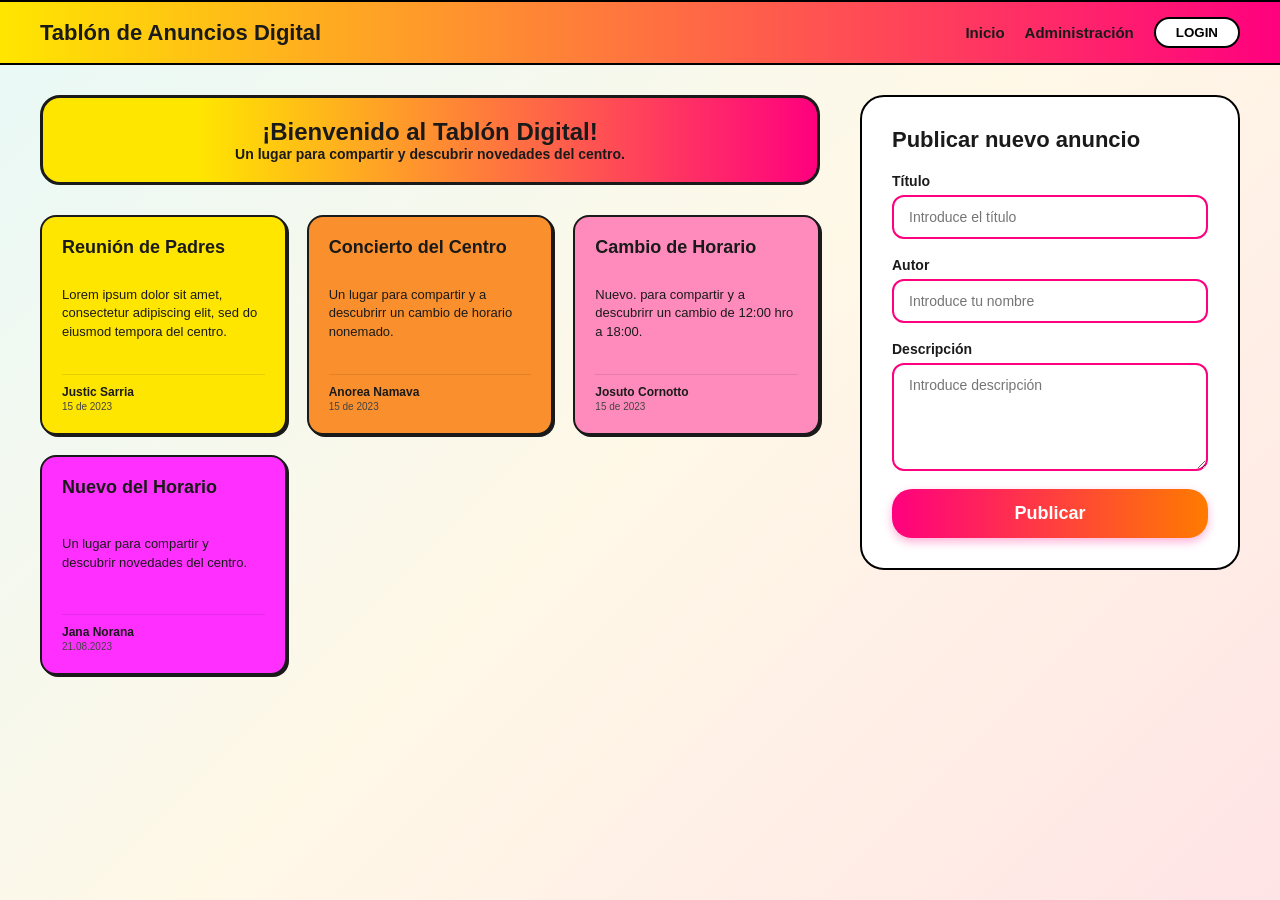
<file: index.html>
<!DOCTYPE html>
<html lang="es">
<head>
  <meta charset="UTF-8">
  <meta name="viewport" content="width=device-width, initial-scale=1.0">
  <title>Tablón de Anuncios Digital - DAW</title>
  <link rel="stylesheet" href="CSS/estilos.css">
</head>
<body>

  <!-- Encabezado superior -->
  <header class="navegacion">
    <h1 class="nav-title">Tablón de Anuncios Digital</h1>
    <nav class="nav-links">
      <a href="#" class="active">Inicio</a>
      <a href="#">Administración</a>
      <button class="btn-login">LOGIN</button>
    </nav>
  </header>

  <!-- Contenedor principal -->
  <div class="main-container">
    <!-- Banner y grid de anuncios -->
    <main class="feed-section">
      
      <!-- Banner bienvenida -->
      <div class="banner_bienvenida">
        <h2>¡Bienvenido al Tablón Digital!</h2>
        <p>Un lugar para compartir y descubrir novedades del centro.</p>
      </div>

      <!-- Feed anuncios -->
      <div class="cards-grid">

        <!-- Tarjeta amarilla -->
        <article class="card card-amarillo">
          <h3 class="card-title">Reunión de Padres</h3>
          <p class="card-body">Lorem ipsum dolor sit amet, consectetur adipiscing elit, sed do eiusmod tempora del centro.</p>
          <div class="card-footer">
            <span class="author-info">Justic Sarria<br><small>15 de 2023</small></span>
          </div>
        </article>

        <!-- Tarjeta naranja -->
        <article class="card card-naranja">
          <h3 class="card-title">Concierto del Centro</h3>
          <p class="card-body">Un lugar para compartir y a descubrirr un cambio de horario nonemado.</p>
          <div class="card-footer">
            <span class="author-info">Anorea Namava<br><small>15 de 2023</small></span>
          </div>
        </article>

        <!-- Tarjeta rosa -->
        <article class="card card-rosa">
          <h3 class="card-title">Cambio de Horario</h3>
          <p class="card-body">Nuevo. para compartir y a descubrirr un cambio de 12:00 hro a 18:00.</p>
          <div class="card-footer">
            <span class="author-info">Josuto Cornotto<br><small>15 de 2023</small></span>
          </div>
        </article>

        <!-- Tarjeta morada -->
        <article class="card card-morado">
          <h3 class="card-title">Nuevo del Horario</h3>
          <p class="card-body">Un lugar para compartir y descubrir novedades del centro.</p>
          <div class="card-footer">
            <span class="author-info">Jana Norana<br><small>21.08.2023</small></span>
          </div>
        </article>

      </div>
    </main>

    <!-- Formulario para publicar anuncios -->
    <aside class="form-section">
      <div class="form-card">
        <h2 class="form-title">Publicar nuevo anuncio</h2>
        
        <form action="#" method="POST">
          <div class="form-group">
            <label for="titulo">Título</label>
            <div class="input-container">
              <input type="text" id="titulo" name="titulo" placeholder="Introduce el título" required>
            </div>
          </div>

          <div class="form-group">
            <label for="autor">Autor</label>
            <div class="input-container">
              <input type="text" id="autor" name="autor" placeholder="Introduce tu nombre" required>
            </div>
          </div>

          <div class="form-group">
            <label for="descripcion">Descripción</label>
            <div class="input-container">
              <textarea id="descripcion" name="descripcion" rows="5" placeholder="Introduce descripción" required></textarea>
            </div>
          </div>

          <button type="submit" class="btn-submit">Publicar</button>
        </form>
      </div>
    </aside>

  </div>

</body>
</html>
</file>
<file: CSS/estilos.css>
/* Selector universal y reset */
* {
  box-sizing: border-box;
  margin: 0;
  padding: 0;
  font-family: 'Poppins', sans-serif;
}

body {
  background: linear-gradient(135deg, #e8f9f7 0%, #fff8e7 50%, #ffe4e6 100%);
  min-height: 100vh;
  color: #1a1a1a;
}

/* Cabecera navegación */
.navegacion {
  display: flex;
  align-items: center;
  justify-content: space-between;
  padding: 15px 40px;
  background: linear-gradient(90deg, #ffe600 0%, #ff007f 100%);
  border-top: 2.5px solid black;
  border-bottom: 2.5px solid black;
}

.nav-title {
  font-size: 22px;
  font-weight: 700;
}

.nav-links {
  display: flex;
  align-items: center;
  gap: 20px;
}

.nav-links a {
  text-decoration: none;
  color: #1a1a1a;
  font-weight: 700;
  font-size: 15px;
}

.btn-login {
  background-color: #ffffff;
  border: 2px solid #000;
  border-radius: 20px;
  padding: 6px 20px;
  font-weight: 800;
  cursor: pointer;
  transition: transform 0.2s;
}

.btn-login:hover {
  transform: scale(1.05);
}

/* Layout Principal */
.main-container {
  display: flex;
  padding: 30px 40px;
  gap: 40px;
}

.feed-section {
  flex: 1;
}

.form-section {
  width: 380px;
  flex-shrink: 0;
}

/* Banner de Bienvenida */
.banner_bienvenida {
  background: linear-gradient(90deg, #ffe600 20%, #ff007f 100%);
  border-radius: 20px;
  padding: 20px 30px;
  text-align: center;
  margin-bottom: 30px;
  border: 3px solid #1a1a1a;
}

.banner_bienvenida h2 {
  font-size: 24px;
  font-weight: 800;
}

.banner_bienvenida p {
  font-size: 14px;
  font-weight: 600;
}

/* Grid anuncios */
.cards-grid {
  display: grid;
  grid-template-columns: repeat(auto-fill, minmax(220px, 1fr));
  gap: 20px;
}

/* Tarjetas anuncios */
.card {
  position: relative;
  border-radius: 16px;
  padding: 20px;
  display: flex;
  flex-direction: column;
  justify-content: space-between;
  border: 2px solid #1a1a1a;
  box-shadow: 2px 2px 0px #1a1a1a;
  min-height: 220px;
  transition: transform 0.2s;
}

.card:hover {
  transform: translateY(-5px);
  cursor: pointer;
}

.card-title {
  font-size: 18px;
  font-weight: 800;
  margin-bottom: 10px;
  padding-right: 20px;
}

.card-body {
  font-size: 13px;
  line-height: 1.4;
  margin-bottom: 15px;
}

.card-footer {
  display: flex;
  align-items: center;
  justify-content: space-between;
  border-top: 1px solid rgba(0, 0, 0, 0.1);
  padding-top: 10px;
}

.author-info {
  font-size: 12px;
  font-weight: 700;
}

.author-info small {
  font-size: 10px;
  color: #444;
  font-weight: 400;
}

/* Colores de tarjetas */
.card-amarillo { background-color: #ffe600; }
.card-naranja  { background-color: #fa902d; }
.card-rosa     { background-color: #ff8bbd; }
.card-morado   { background-color: rgb(255, 48, 255); }

/* Formulario */
.form-card {
  background: #ffffff;
  border-radius: 24px;
  padding: 30px;
  border: 2px solid black;
}

.form-title {
  font-size: 22px;
  font-weight: 800;
  margin-bottom: 20px;
  color: #1a1a1a;
}

.form-group {
  margin-bottom: 18px;
}

.form-group label {
  display: block;
  font-weight: 700;
  font-size: 14px;
  margin-bottom: 6px;
}

.input-container {
  display: flex;
  align-items: center;
}

.input-container input,
.input-container textarea {
  width: 100%;
  padding: 12px 15px;
  border-radius: 12px;
  border: 2px solid #ff007f;
  outline: none;
  font-size: 14px;
}

.btn-submit {
  width: 100%;
  padding: 14px;
  background: linear-gradient(90deg, #ff007f 0%, #ff7b00 100%);
  color: #ffffff;
  border: none;
  border-radius: 20px;
  font-size: 18px;
  font-weight: 800;
  cursor: pointer;
  box-shadow: 0 4px 10px rgba(255, 0, 127, 0.3);
  transition: transform 0.2s;
}

.btn-submit:hover {
  transform: scale(1.02);
}

/* Adaptación para dispositivos móviles */
@media (max-width: 900px) {
  .main-container {
    flex-direction: column;
  }
  .form-section {
    width: 100%;
  }
}

    .contenedor-admin {
      max-width: 900px;
      margin: 30px auto;
      padding: 0 20px;
    }
    .caja-login {
      max-width: 420px;
      margin: 50px auto;
    }
    .btn-eliminar {
      background: linear-gradient(90deg, #ff0055 0%, #d32f2f 100%);
      color: #ffffff;
      border: 2px solid black;
      border-radius: 12px;
      padding: 8px 14px;
      font-weight: 800;
      cursor: pointer;
      width: 100%;
      margin-top: 10px;
    }
    .btn-eliminar:hover {
      transform: scale(1.02);
    }
    .alerta-error {
      background-color: #ffe4e6;
      border: 2px solid #ff007f;
      color: #990033;
      padding: 10px;
      border-radius: 12px;
      margin-bottom: 15px;
      font-weight: 700;
      font-size: 14px;
      text-align: center;
    }
</file>
